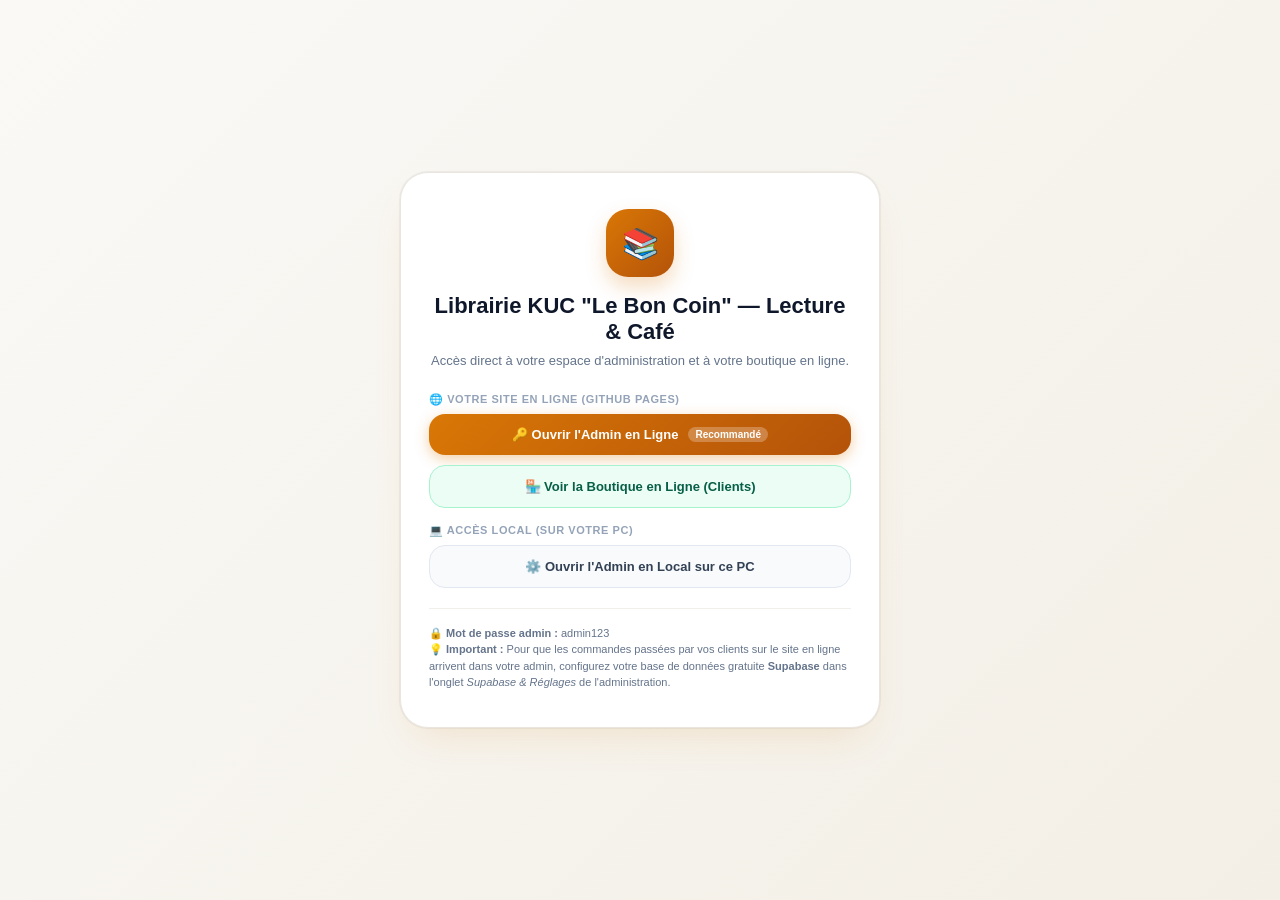
<file: admin_launcher.html>
<!DOCTYPE html>
<html lang="fr">
<head>
  <meta charset="UTF-8" />
  <meta name="viewport" content="width=device-width, initial-scale=1.0" />
  <title>Accès Direct - Administration Librairie KUC "Le Bon Coin"</title>
  <style>
    * {
      box-sizing: border-box;
      margin: 0;
      padding: 0;
      font-family: -apple-system, BlinkMacSystemFont, "Segoe UI", Roboto, sans-serif;
    }
    body {
      background: linear-gradient(135deg, #FAF9F6 0%, #F3EFE6 100%);
      min-height: 100vh;
      display: flex;
      align-items: center;
      justify-content: center;
      padding: 20px;
    }
    .card {
      background: #FFFFFF;
      max-width: 480px;
      width: 100%;
      padding: 36px 28px;
      border-radius: 28px;
      box-shadow: 0 20px 40px -15px rgba(217, 119, 6, 0.15), 0 0 1px 1px rgba(0, 0, 0, 0.05);
      text-align: center;
      border: 1px solid #EAE6DF;
    }
    .icon {
      width: 68px;
      height: 68px;
      border-radius: 22px;
      background: linear-gradient(135deg, #D97706 0%, #B45309 100%);
      color: #FFFFFF;
      display: flex;
      align-items: center;
      justify-content: center;
      margin: 0 auto 16px;
      font-size: 30px;
      box-shadow: 0 10px 20px rgba(217, 119, 6, 0.25);
    }
    h1 {
      font-size: 22px;
      color: #0F172A;
      font-weight: 800;
      margin-bottom: 6px;
    }
    p {
      font-size: 13px;
      color: #64748B;
      line-height: 1.5;
      margin-bottom: 22px;
    }
    .section-title {
      font-size: 11px;
      font-weight: 800;
      text-transform: uppercase;
      letter-spacing: 0.05em;
      color: #94A3B8;
      margin: 16px 0 8px;
      text-align: left;
    }
    .btn {
      display: flex;
      align-items: center;
      justify-content: center;
      gap: 10px;
      width: 100%;
      padding: 13px 18px;
      border-radius: 16px;
      font-size: 13px;
      font-weight: 700;
      text-decoration: none;
      transition: all 0.2s ease;
      cursor: pointer;
      margin-bottom: 10px;
    }
    .btn-online-admin {
      background: linear-gradient(135deg, #D97706 0%, #B45309 100%);
      color: #FFFFFF;
      box-shadow: 0 4px 14px rgba(217, 119, 6, 0.35);
    }
    .btn-online-admin:hover {
      transform: translateY(-2px);
      box-shadow: 0 6px 18px rgba(217, 119, 6, 0.4);
    }
    .btn-store {
      background: #ECFDF5;
      color: #065F46;
      border: 1px solid #A7F3D0;
    }
    .btn-store:hover {
      background: #D1FAE5;
    }
    .btn-local {
      background: #F8FAFC;
      color: #334155;
      border: 1px solid #E2E8F0;
    }
    .btn-local:hover {
      background: #F1F5F9;
    }
    .tip {
      margin-top: 20px;
      padding-top: 16px;
      border-top: 1px solid #F1EFE9;
      font-size: 11px;
      color: #64748B;
      text-align: left;
      line-height: 1.5;
    }
    .badge {
      display: inline-block;
      font-size: 10px;
      font-weight: 800;
      padding: 2px 7px;
      border-radius: 9999px;
      background: rgba(255, 255, 255, 0.25);
    }
  </style>
</head>
<body>

  <div class="card">
    <div class="icon">📚</div>
    <h1>Librairie KUC "Le Bon Coin" — Lecture & Café</h1>
    <p>Accès direct à votre espace d'administration et à votre boutique en ligne.</p>

    <div class="section-title">🌐 Votre Site en Ligne (GitHub Pages)</div>
    
    <a href="https://netflixtafou-boop.github.io/LIBRAIRIE/admin.html" target="_blank" class="btn btn-online-admin">
      🔑 Ouvrir l'Admin en Ligne <span class="badge">Recommandé</span>
    </a>

    <a href="https://netflixtafou-boop.github.io/LIBRAIRIE/" target="_blank" class="btn btn-store">
      🏪 Voir la Boutique en Ligne (Clients)
    </a>

    <div class="section-title">💻 Accès Local (Sur votre PC)</div>

    <a href="file:///C:/Users/silim/.gemini/antigravity/scratch/librairie-app/admin.html" class="btn btn-local">
      ⚙️ Ouvrir l'Admin en Local sur ce PC
    </a>

    <div class="tip">
      🔒 <strong>Mot de passe admin :</strong> <code>admin123</code><br />
      💡 <strong>Important :</strong> Pour que les commandes passées par vos clients sur le site en ligne arrivent dans votre admin, configurez votre base de données gratuite <strong>Supabase</strong> dans l'onglet <em>Supabase & Réglages</em> de l'administration.
    </div>
  </div>

</body>
</html>
</file>
